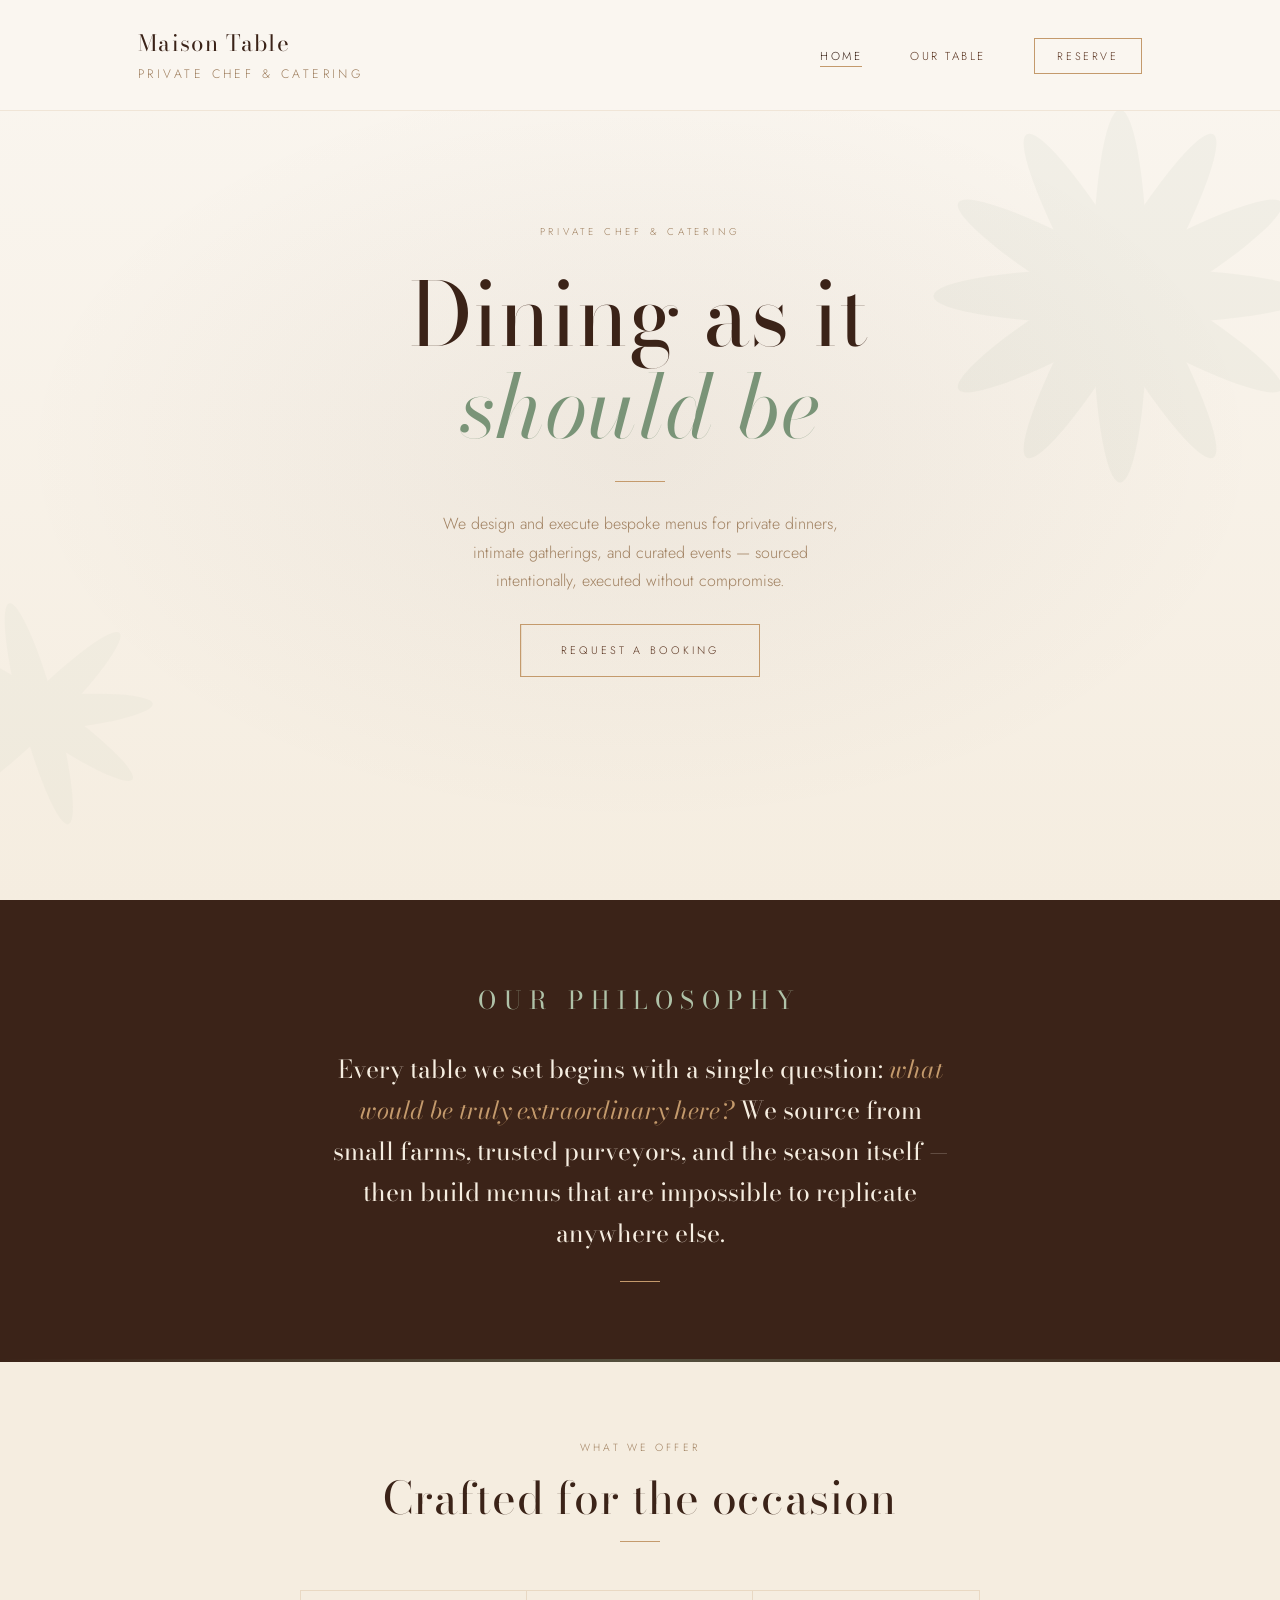
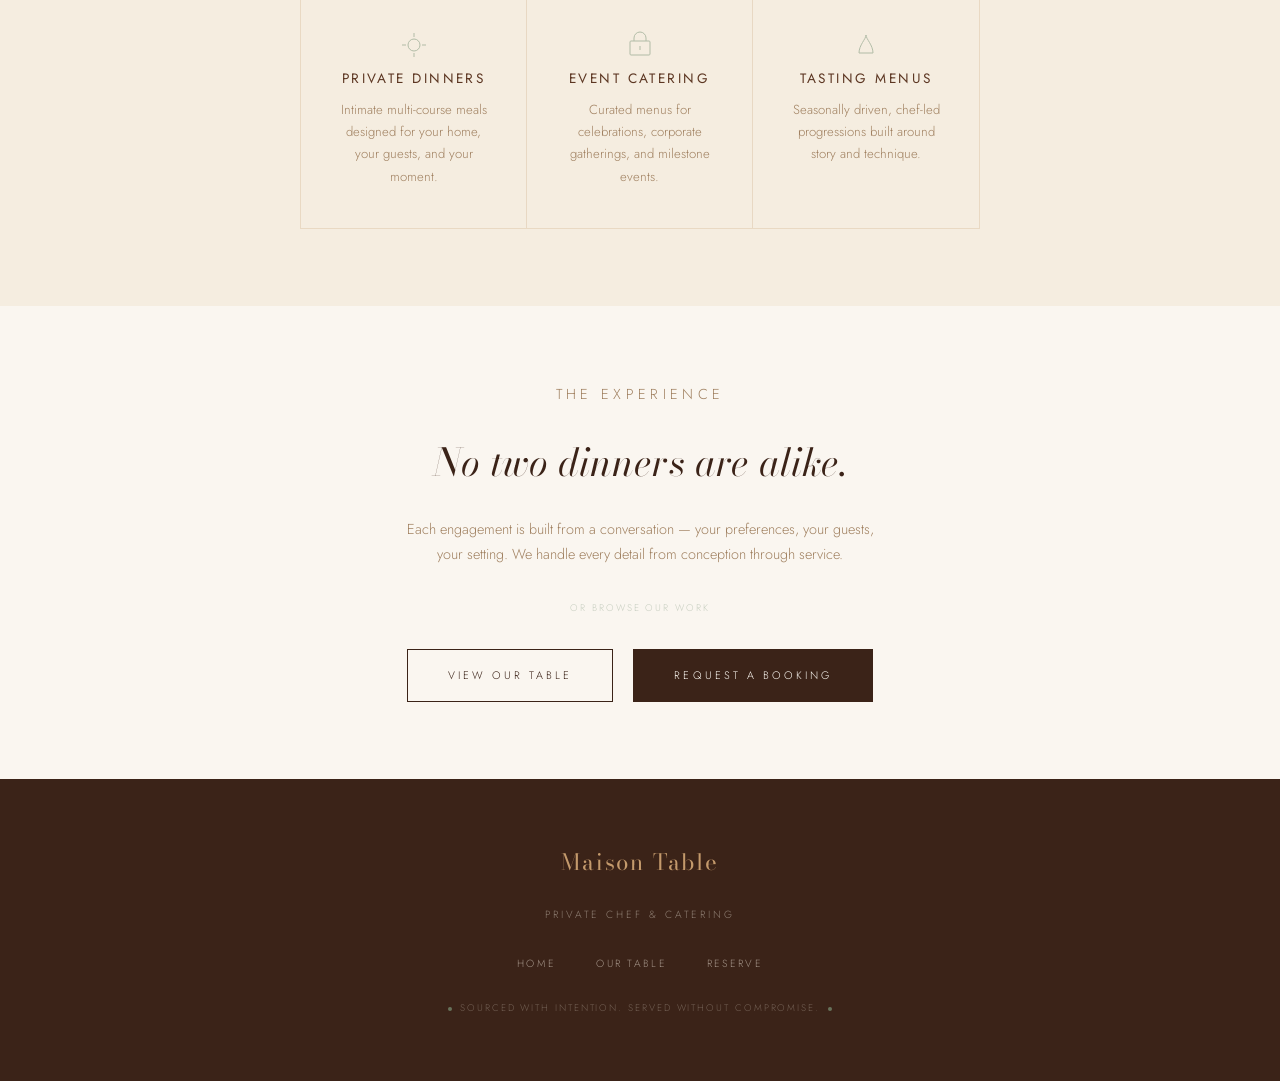
<file: index.html>
<!DOCTYPE html>
<html lang="en">
<head>
  <meta charset="UTF-8" />
  <meta name="viewport" content="width=device-width, initial-scale=1.0" />
  <meta name="description" content="Private chef and catering for those who demand more. Bespoke tasting menus, intimate dinners, and curated events — crafted with uncommon precision." />
  <meta name="keywords" content="private chef, personal chef, luxury catering, bespoke dining, tasting menu, exclusive catering" />
  <meta property="og:title" content="Maison Table — Private Chef & Catering" />
  <meta property="og:description" content="Bespoke dining experiences crafted for the discerning palate." />
  <meta property="og:type" content="website" />
  <title>Maison Table — Private Chef & Catering</title>
  <link rel="stylesheet" href="style.css" />
  <link rel="preconnect" href="https://fonts.googleapis.com" />
  <link rel="preconnect" href="https://fonts.gstatic.com" crossorigin />
</head>
<body>

<!-- ── Navigation ── -->
<nav>
  <div class="nav-inner">
    <a href="index.html" class="nav-logo">
      Maison Table
      <span>Private Chef &amp; Catering</span>
    </a>
    <ul class="nav-links" id="navLinks">
      <li><a href="index.html" class="active">Home</a></li>
      <li><a href="gallery.html">Our Table</a></li>
      <li><a href="book.html" class="nav-cta">Reserve</a></li>
    </ul>
    <button class="nav-toggle" id="navToggle" aria-label="Menu">
      <span></span><span></span><span></span>
    </button>
  </div>
</nav>

<!-- ── Hero ── -->
<section class="hero">

  <!-- Sage botanical petals (SVG, echoing the flower image) -->
  <svg class="hero-petal" viewBox="0 0 480 480" fill="none" xmlns="http://www.w3.org/2000/svg" aria-hidden="true">
    <ellipse cx="240" cy="240" rx="30" ry="200" fill="#7a9478" transform="rotate(0 240 240)"/>
    <ellipse cx="240" cy="240" rx="30" ry="200" fill="#7a9478" transform="rotate(30 240 240)"/>
    <ellipse cx="240" cy="240" rx="30" ry="200" fill="#7a9478" transform="rotate(60 240 240)"/>
    <ellipse cx="240" cy="240" rx="30" ry="200" fill="#7a9478" transform="rotate(90 240 240)"/>
    <ellipse cx="240" cy="240" rx="30" ry="200" fill="#7a9478" transform="rotate(120 240 240)"/>
    <ellipse cx="240" cy="240" rx="30" ry="200" fill="#7a9478" transform="rotate(150 240 240)"/>
    <circle cx="240" cy="240" r="22" fill="#7a9478"/>
  </svg>

  <svg class="hero-petal-left" viewBox="0 0 320 320" fill="none" xmlns="http://www.w3.org/2000/svg" aria-hidden="true">
    <ellipse cx="160" cy="160" rx="20" ry="130" fill="#7a9478" transform="rotate(15 160 160)"/>
    <ellipse cx="160" cy="160" rx="20" ry="130" fill="#7a9478" transform="rotate(55 160 160)"/>
    <ellipse cx="160" cy="160" rx="20" ry="130" fill="#7a9478" transform="rotate(95 160 160)"/>
    <ellipse cx="160" cy="160" rx="20" ry="130" fill="#7a9478" transform="rotate(135 160 160)"/>
    <circle cx="160" cy="160" r="15" fill="#7a9478"/>
  </svg>

  <div class="hero-content">
    <p class="hero-eyebrow fade-up">Private Chef &amp; Catering</p>
    <h1 class="hero-title fade-up">
      Dining as it<br><em>should be</em>
    </h1>
    <div class="hero-rule fade-up"></div>
    <p class="hero-sub fade-up">
      We design and execute bespoke menus for private dinners, intimate gatherings, and curated events — sourced intentionally, executed without compromise.
    </p>
    <a href="book.html" class="btn btn--caramel fade-up"><span>Request a Booking</span></a>
  </div>
</section>

<!-- ── About Strip ── -->
<section class="about-strip">
  <div class="container">
    <p class="eyebrow">Our Philosophy</p>
    <p>
      Every table we set begins with a single question: <em>what would be truly extraordinary here?</em> We source from small farms, trusted purveyors, and the season itself — then build menus that are impossible to replicate anywhere else.
    </p>
    <div class="divider"></div>
  </div>
</section>

<!-- ── Services ── -->
<section class="services">
  <div class="container">
    <div class="services-header">
      <p class="eyebrow">What We Offer</p>
      <h2>Crafted for the occasion</h2>
      <div class="divider"></div>
    </div>

    <div class="services-grid">
      <div class="service-item">
        <svg class="service-icon" viewBox="0 0 28 28" fill="none" xmlns="http://www.w3.org/2000/svg">
          <circle cx="14" cy="14" r="6" stroke="#7a9478" stroke-width="1"/>
          <line x1="14" y1="2" x2="14" y2="6" stroke="#7a9478" stroke-width="1"/>
          <line x1="14" y1="22" x2="14" y2="26" stroke="#7a9478" stroke-width="1"/>
          <line x1="2" y1="14" x2="6" y2="14" stroke="#7a9478" stroke-width="1"/>
          <line x1="22" y1="14" x2="26" y2="14" stroke="#7a9478" stroke-width="1"/>
        </svg>
        <h3>Private Dinners</h3>
        <p>Intimate multi-course meals designed for your home, your guests, and your moment.</p>
      </div>
      <div class="service-item">
        <svg class="service-icon" viewBox="0 0 28 28" fill="none" xmlns="http://www.w3.org/2000/svg">
          <rect x="4" y="10" width="20" height="14" rx="1" stroke="#7a9478" stroke-width="1"/>
          <path d="M8 10V7a6 6 0 0 1 12 0v3" stroke="#7a9478" stroke-width="1"/>
          <line x1="14" y1="15" x2="14" y2="19" stroke="#7a9478" stroke-width="1"/>
        </svg>
        <h3>Event Catering</h3>
        <p>Curated menus for celebrations, corporate gatherings, and milestone events.</p>
      </div>
      <div class="service-item">
        <svg class="service-icon" viewBox="0 0 28 28" fill="none" xmlns="http://www.w3.org/2000/svg">
          <path d="M7 22 C7 14 14 8 14 4 C14 8 21 14 21 22" stroke="#7a9478" stroke-width="1" fill="none"/>
          <line x1="7" y1="22" x2="21" y2="22" stroke="#7a9478" stroke-width="1"/>
        </svg>
        <h3>Tasting Menus</h3>
        <p>Seasonally driven, chef-led progressions built around story and technique.</p>
      </div>
    </div>
  </div>
</section>

<!-- ── Signature CTA ── -->
<section class="signature section">
  <div class="container">
    <p class="eyebrow">The Experience</p>
    <h2>No two dinners are alike.</h2>
    <p>
      Each engagement is built from a conversation — your preferences, your guests, your setting. We handle every detail from conception through service.
    </p>
    <div class="sage-rule">or browse our work</div>
    <div style="display:flex; gap:1.25rem; flex-wrap:wrap; justify-content:center;">
      <a href="gallery.html" class="btn"><span>View Our Table</span></a>
      <a href="book.html" class="btn btn--filled"><span>Request a Booking</span></a>
    </div>
  </div>
</section>

<!-- ── Footer ── -->
<footer>
  <div class="container">
    <div class="footer-inner">
      <div class="footer-logo">Maison Table</div>
      <p class="footer-tagline">Private Chef &amp; Catering</p>
      <ul class="footer-links">
        <li><a href="index.html">Home</a></li>
        <li><a href="gallery.html">Our Table</a></li>
        <li><a href="book.html">Reserve</a></li>
      </ul>
      <div class="footer-sage">
        <span class="sage-dot"></span>
        Sourced with intention. Served without compromise.
        <span class="sage-dot"></span>
      </div>
    </div>
  </div>
</footer>

<script>
  // Mobile nav
  const toggle = document.getElementById('navToggle');
  const links  = document.getElementById('navLinks');
  toggle.addEventListener('click', () => {
    links.classList.toggle('open');
    document.body.style.overflow = links.classList.contains('open') ? 'hidden' : '';
  });
  links.querySelectorAll('a').forEach(a => {
    a.addEventListener('click', () => {
      links.classList.remove('open');
      document.body.style.overflow = '';
    });
  });

  // Nav shadow on scroll
  window.addEventListener('scroll', () => {
    document.querySelector('nav').style.boxShadow =
      window.scrollY > 20 ? '0 2px 24px rgba(59,35,24,0.08)' : '';
  });
</script>
</body>
</html>
</file>
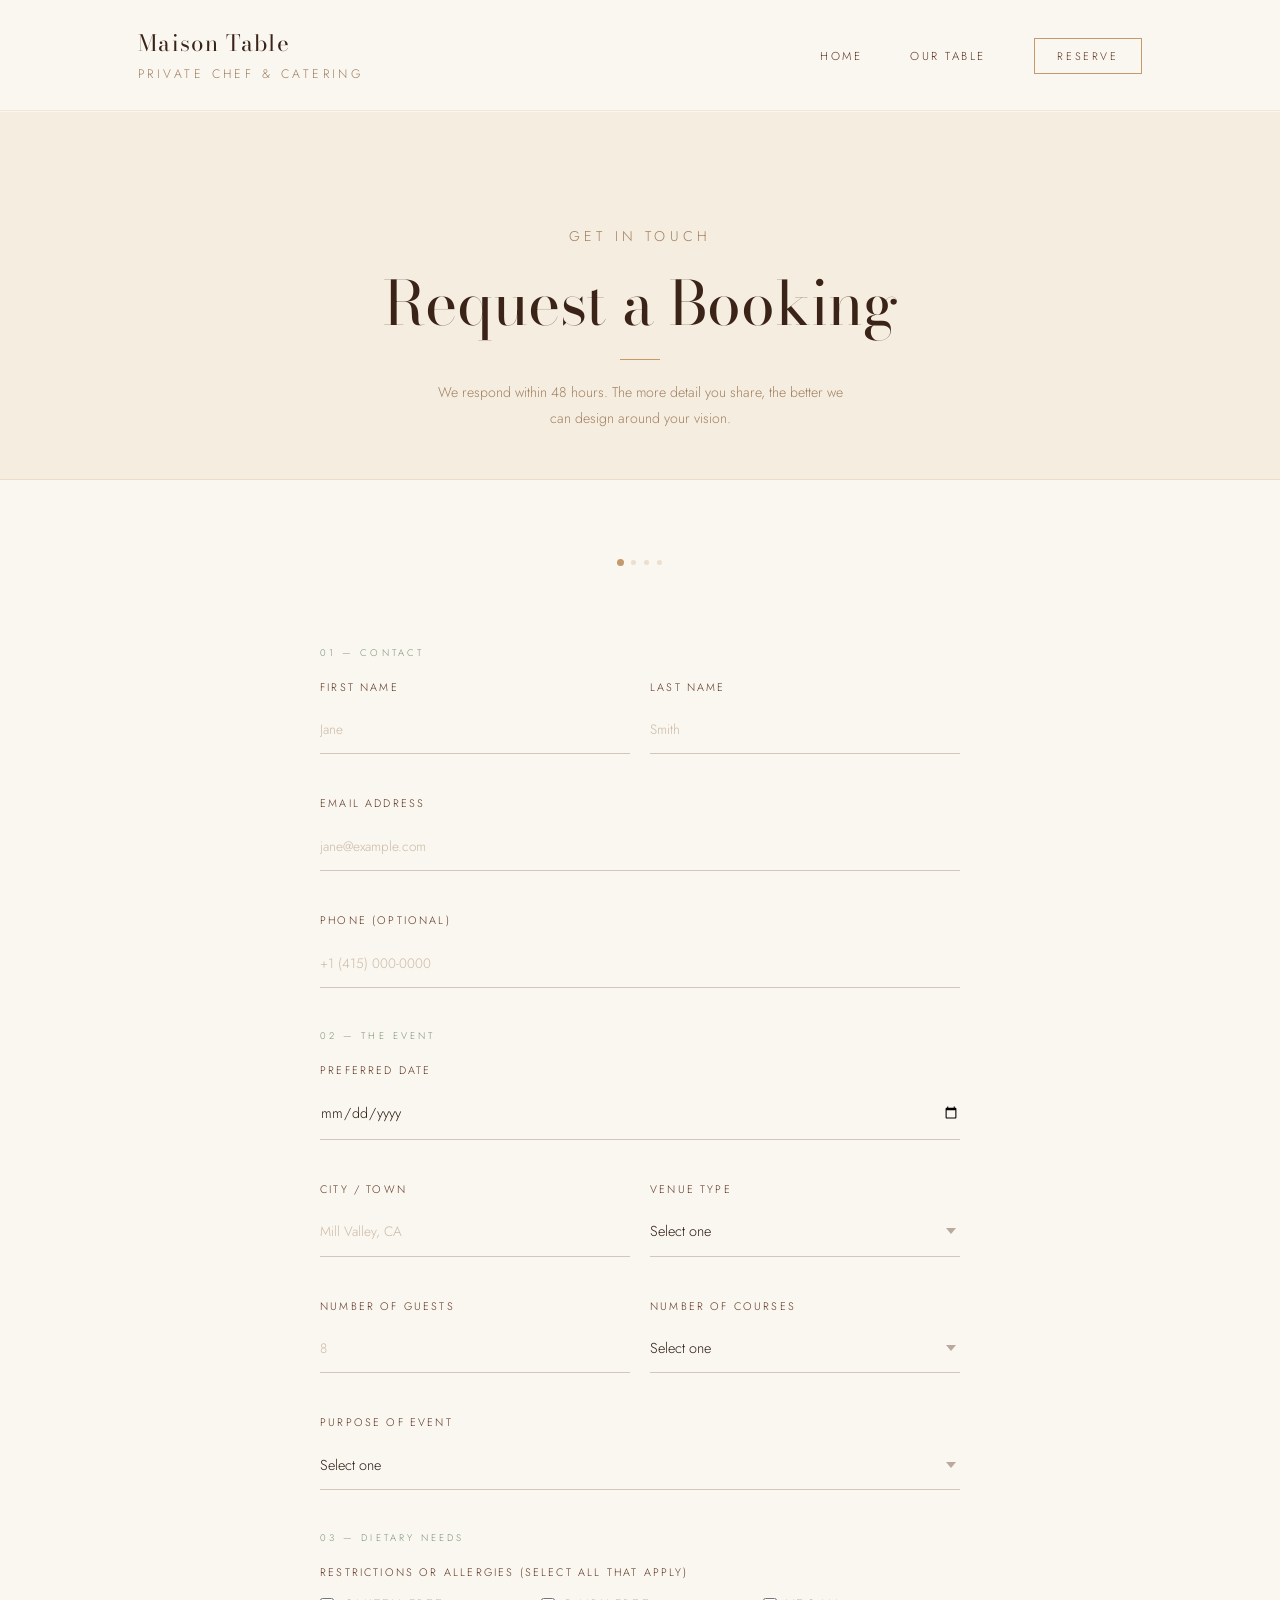
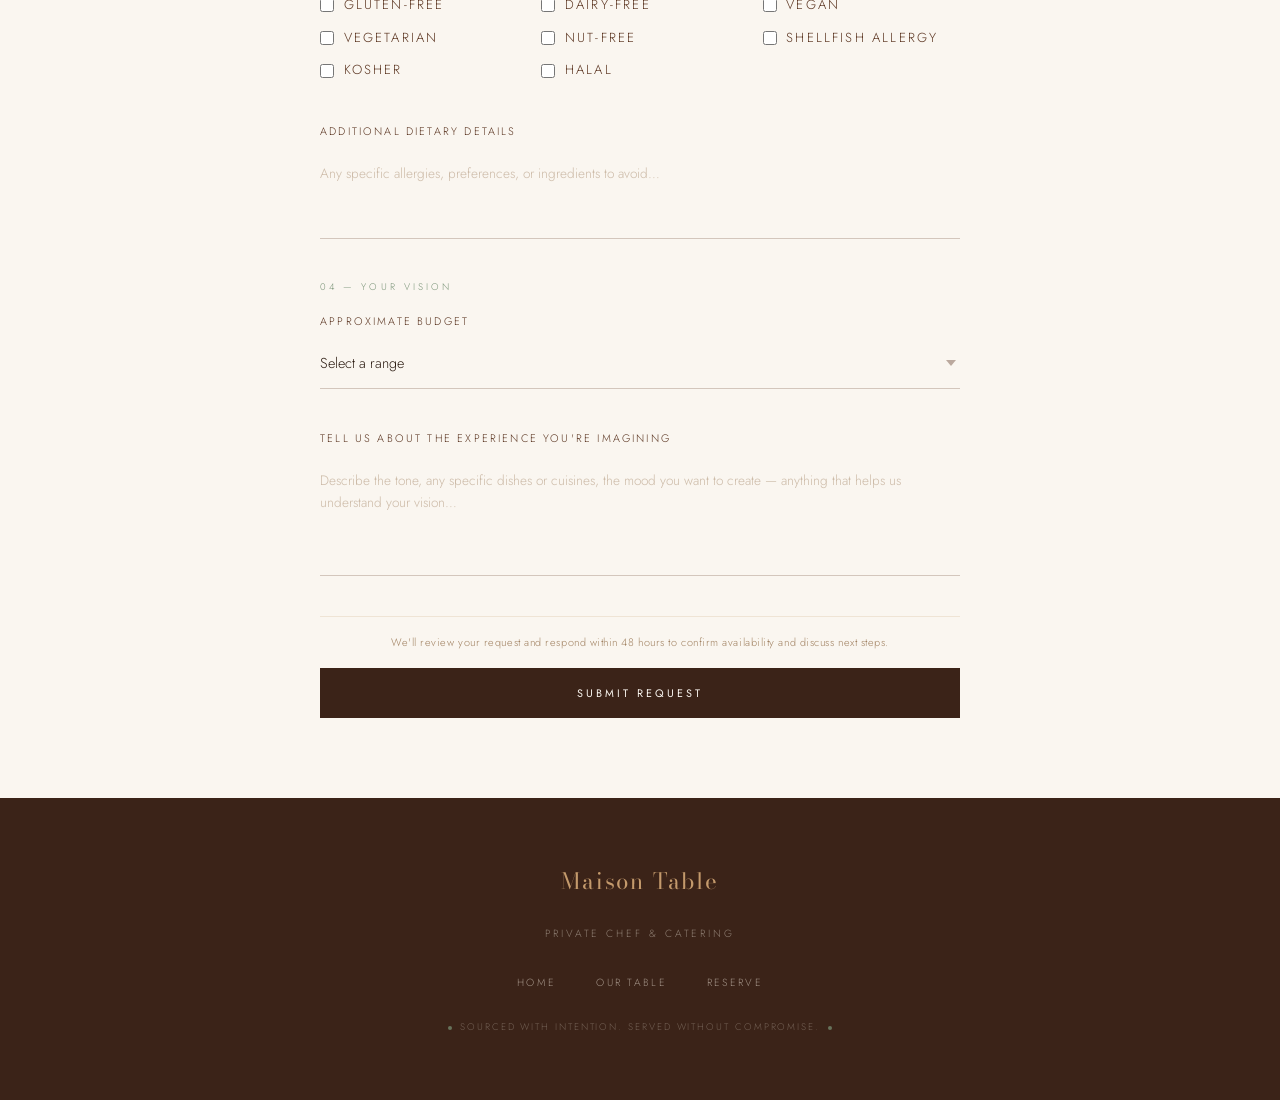
<file: book.html>
<!DOCTYPE html>
<html lang="en">
<head>
  <meta charset="UTF-8" />
  <meta name="viewport" content="width=device-width, initial-scale=1.0" />
  <meta name="description" content="Request a private chef or catering experience from Maison Table. Tell us about your event and we'll be in touch within 48 hours." />
  <meta property="og:title" content="Request a Booking — Maison Table" />
  <meta property="og:description" content="Tell us about your event. We'll be in touch within 48 hours." />
  <title>Request a Booking — Maison Table</title>
  <link rel="stylesheet" href="style.css" />
  <link rel="preconnect" href="https://fonts.googleapis.com" />
  <link rel="preconnect" href="https://fonts.gstatic.com" crossorigin />
  <style>
    /* Success state */
    .success-msg {
      display: none;
      text-align: center;
      padding: 3rem 1rem;
      flex-direction: column;
      align-items: center;
      gap: 1.25rem;
    }

    .success-msg.show { display: flex; }

    .success-icon {
      width: 48px;
      height: 48px;
      border: 1px solid var(--sage);
      border-radius: 50%;
      display: flex;
      align-items: center;
      justify-content: center;
      color: var(--sage);
      font-size: 1.2rem;
    }

    .success-msg h2 {
      font-size: 1.8rem;
      font-weight: 300;
      font-style: italic;
    }

    .success-msg p {
      font-size: 0.88rem;
      color: var(--text-light);
      max-width: 360px;
      line-height: 1.8;
    }

    /* Progress dots */
    .form-progress {
      display: flex;
      align-items: center;
      justify-content: center;
      gap: 0.5rem;
      margin-bottom: 2.5rem;
    }

    .progress-dot {
      width: 5px;
      height: 5px;
      border-radius: 50%;
      background: rgba(196,154,108,0.25);
      transition: background 0.3s, transform 0.3s;
    }

    .progress-dot.active {
      background: var(--caramel);
      transform: scale(1.4);
    }

    .progress-dot.done {
      background: var(--sage);
    }
  </style>
</head>
<body>

<!-- ── Navigation ── -->
<nav>
  <div class="nav-inner">
    <a href="index.html" class="nav-logo">
      Maison Table
      <span>Private Chef &amp; Catering</span>
    </a>
    <ul class="nav-links" id="navLinks">
      <li><a href="index.html">Home</a></li>
      <li><a href="gallery.html">Our Table</a></li>
      <li><a href="book.html" class="active nav-cta">Reserve</a></li>
    </ul>
    <button class="nav-toggle" id="navToggle" aria-label="Menu">
      <span></span><span></span><span></span>
    </button>
  </div>
</nav>

<main class="page">

  <!-- Hero -->
  <header class="booking-hero">
    <p class="eyebrow">Get in Touch</p>
    <h1>Request a Booking</h1>
    <div class="divider"></div>
    <p>
      We respond within 48 hours. The more detail you share, the better we can design around your vision.
    </p>
  </header>

  <!-- Form -->
  <div class="booking-form-wrap">
    <form class="booking-form" id="bookingForm" novalidate>

      <!-- Progress -->
      <div class="form-progress" id="formProgress">
        <div class="progress-dot active" id="dot1"></div>
        <div class="progress-dot"        id="dot2"></div>
        <div class="progress-dot"        id="dot3"></div>
        <div class="progress-dot"        id="dot4"></div>
      </div>

      <!-- 1. Contact -->
      <p class="form-section-label">01 — Contact</p>

      <div class="form-row">
        <div class="form-group">
          <label for="firstName">First Name</label>
          <input type="text" id="firstName" name="firstName" placeholder="Jane" required />
        </div>
        <div class="form-group">
          <label for="lastName">Last Name</label>
          <input type="text" id="lastName" name="lastName" placeholder="Smith" required />
        </div>
      </div>

      <div class="form-group">
        <label for="email">Email Address</label>
        <input type="email" id="email" name="email" placeholder="jane@example.com" required />
      </div>

      <div class="form-group">
        <label for="phone">Phone (optional)</label>
        <input type="text" id="phone" name="phone" placeholder="+1 (415) 000-0000" />
      </div>

      <!-- 2. Event -->
      <p class="form-section-label">02 — The Event</p>

      <div class="form-group">
        <label for="eventDate">Preferred Date</label>
        <input type="date" id="eventDate" name="eventDate" required />
      </div>

      <div class="form-row">
        <div class="form-group">
          <label for="city">City / Town</label>
          <input type="text" id="city" name="city" placeholder="Mill Valley, CA" required />
        </div>
        <div class="form-group">
          <label for="venue">Venue Type</label>
          <select id="venue" name="venue">
            <option value="" disabled selected>Select one</option>
            <option>Private Residence</option>
            <option>Rented Venue</option>
            <option>Outdoor / Garden</option>
            <option>Boat / Yacht</option>
            <option>Other</option>
          </select>
        </div>
      </div>

      <div class="form-row">
        <div class="form-group">
          <label for="guests">Number of Guests</label>
          <input type="number" id="guests" name="guests" placeholder="8" min="1" max="200" required />
        </div>
        <div class="form-group">
          <label for="courses">Number of Courses</label>
          <select id="courses" name="courses">
            <option value="" disabled selected>Select one</option>
            <option>3 Courses</option>
            <option>5 Courses</option>
            <option>7 Courses</option>
            <option>Chef's Discretion</option>
          </select>
        </div>
      </div>

      <div class="form-group">
        <label for="occasion">Purpose of Event</label>
        <select id="occasion" name="occasion" required>
          <option value="" disabled selected>Select one</option>
          <option>Private Dinner</option>
          <option>Anniversary or Celebration</option>
          <option>Corporate Gathering</option>
          <option>Birthday</option>
          <option>Wedding or Rehearsal Dinner</option>
          <option>Holiday Event</option>
          <option>Other</option>
        </select>
      </div>

      <!-- 3. Dietary -->
      <p class="form-section-label">03 — Dietary Needs</p>

      <div class="form-group">
        <label>Restrictions or Allergies (select all that apply)</label>
        <div class="check-group">
          <label class="check-item">
            <input type="checkbox" name="dietary" value="gluten-free" />
            <span>Gluten-Free</span>
          </label>
          <label class="check-item">
            <input type="checkbox" name="dietary" value="dairy-free" />
            <span>Dairy-Free</span>
          </label>
          <label class="check-item">
            <input type="checkbox" name="dietary" value="vegan" />
            <span>Vegan</span>
          </label>
          <label class="check-item">
            <input type="checkbox" name="dietary" value="vegetarian" />
            <span>Vegetarian</span>
          </label>
          <label class="check-item">
            <input type="checkbox" name="dietary" value="nut-free" />
            <span>Nut-Free</span>
          </label>
          <label class="check-item">
            <input type="checkbox" name="dietary" value="shellfish" />
            <span>Shellfish Allergy</span>
          </label>
          <label class="check-item">
            <input type="checkbox" name="dietary" value="kosher" />
            <span>Kosher</span>
          </label>
          <label class="check-item">
            <input type="checkbox" name="dietary" value="halal" />
            <span>Halal</span>
          </label>
        </div>
      </div>

      <div class="form-group">
        <label for="dietaryNotes">Additional dietary details</label>
        <textarea id="dietaryNotes" name="dietaryNotes" placeholder="Any specific allergies, preferences, or ingredients to avoid…"></textarea>
      </div>

      <!-- 4. Vision -->
      <p class="form-section-label">04 — Your Vision</p>

      <div class="form-group">
        <label for="budget">Approximate Budget</label>
        <select id="budget" name="budget">
          <option value="" disabled selected>Select a range</option>
          <option>Under $1,500</option>
          <option>$1,500 – $3,000</option>
          <option>$3,000 – $6,000</option>
          <option>$6,000 – $10,000</option>
          <option>$10,000+</option>
          <option>Prefer to discuss</option>
        </select>
      </div>

      <div class="form-group">
        <label for="vision">Tell us about the experience you're imagining</label>
        <textarea id="vision" name="vision" placeholder="Describe the tone, any specific dishes or cuisines, the mood you want to create — anything that helps us understand your vision…" style="min-height:120px;"></textarea>
      </div>

      <!-- Submit -->
      <div class="form-submit">
        <p class="form-note">
          We'll review your request and respond within 48 hours to confirm availability and discuss next steps.
        </p>
        <button type="submit" class="btn btn--filled" style="width:100%; justify-content:center; text-align:center;">
          <span>Submit Request</span>
        </button>
      </div>

    </form>

    <!-- Success state -->
    <div class="success-msg" id="successMsg">
      <div class="success-icon">✓</div>
      <h2>We've received your request.</h2>
      <p>Thank you — we'll be in touch within 48 hours to discuss your event in detail.</p>
      <a href="index.html" class="btn"><span>Return Home</span></a>
    </div>

  </div>

</main>

<!-- ── Footer ── -->
<footer>
  <div class="container">
    <div class="footer-inner">
      <div class="footer-logo">Maison Table</div>
      <p class="footer-tagline">Private Chef &amp; Catering</p>
      <ul class="footer-links">
        <li><a href="index.html">Home</a></li>
        <li><a href="gallery.html">Our Table</a></li>
        <li><a href="book.html">Reserve</a></li>
      </ul>
      <div class="footer-sage">
        <span class="sage-dot"></span>
        Sourced with intention. Served without compromise.
        <span class="sage-dot"></span>
      </div>
    </div>
  </div>
</footer>

<script>
  // Mobile nav
  const toggle = document.getElementById('navToggle');
  const links  = document.getElementById('navLinks');
  toggle.addEventListener('click', () => {
    links.classList.toggle('open');
    document.body.style.overflow = links.classList.contains('open') ? 'hidden' : '';
  });
  links.querySelectorAll('a').forEach(a => {
    a.addEventListener('click', () => {
      links.classList.remove('open');
      document.body.style.overflow = '';
    });
  });

  // Progress dots based on focus
  const sections = [
    { fields: ['firstName','lastName','email','phone'], dot: 'dot1' },
    { fields: ['eventDate','city','venue','guests','courses','occasion'], dot: 'dot2' },
    { fields: ['dietaryNotes'], dot: 'dot3' },
    { fields: ['budget','vision'], dot: 'dot4' },
  ];

  document.querySelectorAll('input, select, textarea').forEach(el => {
    el.addEventListener('focus', () => {
      sections.forEach((sec, i) => {
        const dot = document.getElementById(sec.dot);
        if (sec.fields.includes(el.id) || sec.fields.includes(el.name)) {
          dot.classList.add('active');
          dot.classList.remove('done');
        } else if (i < sections.findIndex(s => s.fields.includes(el.id) || s.fields.includes(el.name))) {
          dot.classList.add('done');
          dot.classList.remove('active');
        }
      });
    });
  });

  // Form submit
  document.getElementById('bookingForm').addEventListener('submit', function(e) {
    e.preventDefault();
    this.style.display = 'none';
    document.getElementById('successMsg').classList.add('show');
    window.scrollTo({ top: document.querySelector('.booking-hero').offsetTop, behavior: 'smooth' });
  });

  // Nav scroll
  window.addEventListener('scroll', () => {
    document.querySelector('nav').style.boxShadow =
      window.scrollY > 20 ? '0 2px 24px rgba(59,35,24,0.08)' : '';
  });
</script>
</body>
</html>
</file>
<file: style.css>
/* ============================================================
   PRIVATE CHEF — GLOBAL STYLESHEET
   Palette: warm espresso, raw linen, dusty rose/brick, sage green
   ============================================================ */

@import url('https://fonts.googleapis.com/css2?family=Bodoni+Moda:ital,opsz,wght@0,6..96,300;0,6..96,400;0,6..96,500;1,6..96,300;1,6..96,400&family=Jost:wght@300;400;500&display=swap');

/* ── CSS Variables ── */
:root {
  --espresso:   #3b2318;
  --mocha:      #5c3622;
  --caramel:    #c49a6c;
  --linen:      #f5ede0;
  --cream:      #faf6f0;
  --brick:      #9e4040;
  --sage:       #7a9478;
  --sage-light: #afc2a8;
  --sage-mist:  rgba(122, 148, 120, 0.12);
  --text-dark:  #2a1a10;
  --text-mid:   #5c3622;
  --text-light: #a08060;

  --font-display: 'Bodoni Moda', Georgia, serif;
  --font-body:    'Jost', sans-serif;

  --max-w: 760px;
  --gap:   clamp(2rem, 6vw, 5rem);
}

/* ── Reset ── */
*, *::before, *::after { box-sizing: border-box; margin: 0; padding: 0; }

html { scroll-behavior: smooth; }

body {
  background: var(--cream);
  color: var(--text-dark);
  font-family: var(--font-body);
  font-weight: 300;
  font-size: 16px;
  line-height: 1.75;
  -webkit-font-smoothing: antialiased;
}

img { display: block; max-width: 100%; }
a  { color: inherit; text-decoration: none; }

/* ── Typography ── */
h1, h2, h3, h4 {
  font-family: var(--font-display);
  font-weight: 400;
  line-height: 1.15;
  color: var(--espresso);
}

/* ── Layout Helpers ── */
.container {
  width: 100%;
  max-width: var(--max-w);
  margin: 0 auto;
  padding: 0 clamp(1.25rem, 5vw, 2.5rem);
}

/* ── Navigation ── */
nav {
  position: fixed;
  top: 0;
  left: 0;
  right: 0;
  z-index: 100;
  padding: 1.5rem 0;
  background: rgba(250, 246, 240, 0.92);
  backdrop-filter: blur(10px);
  border-bottom: 1px solid rgba(196, 154, 108, 0.18);
  transition: box-shadow 0.3s ease;
}

nav .nav-inner {
  max-width: 1100px;
  margin: 0 auto;
  padding: 0 clamp(1.25rem, 5vw, 3rem);
  display: flex;
  align-items: center;
  justify-content: space-between;
}

.nav-logo {
  font-family: var(--font-display);
  font-size: clamp(1.15rem, 2.5vw, 1.4rem);
  font-weight: 400;
  letter-spacing: 0.06em;
  color: var(--espresso);
}

.nav-logo span {
  display: block;
  font-size: 0.55em;
  font-family: var(--font-body);
  font-weight: 300;
  letter-spacing: 0.28em;
  text-transform: uppercase;
  color: var(--text-light);
  margin-top: 0.1em;
}

.nav-links {
  list-style: none;
  display: flex;
  gap: clamp(1.5rem, 4vw, 3rem);
  align-items: center;
}

.nav-links a {
  font-family: var(--font-body);
  font-size: 0.72rem;
  letter-spacing: 0.22em;
  text-transform: uppercase;
  color: var(--text-mid);
  position: relative;
  transition: color 0.25s;
}

.nav-links a::after {
  content: '';
  position: absolute;
  bottom: -3px;
  left: 0;
  width: 0;
  height: 1px;
  background: var(--caramel);
  transition: width 0.3s ease;
}

.nav-links a:hover { color: var(--espresso); }
.nav-links a:hover::after { width: 100%; }
.nav-links a.active { color: var(--espresso); }
.nav-links a.active::after { width: 100%; }

.nav-cta {
  font-size: 0.68rem !important;
  letter-spacing: 0.24em !important;
  padding: 0.55rem 1.4rem;
  border: 1px solid var(--caramel);
  color: var(--mocha) !important;
  transition: background 0.25s, color 0.25s !important;
}

.nav-cta::after { display: none !important; }

.nav-cta:hover {
  background: var(--caramel) !important;
  color: var(--cream) !important;
}

/* Mobile nav toggle */
.nav-toggle {
  display: none;
  flex-direction: column;
  gap: 5px;
  cursor: pointer;
  background: none;
  border: none;
  padding: 4px;
}

.nav-toggle span {
  display: block;
  width: 24px;
  height: 1px;
  background: var(--espresso);
  transition: all 0.3s;
}

/* ── Page Wrapper ── */
.page {
  padding-top: clamp(5rem, 10vw, 7rem);
}

/* ── Divider ── */
.divider {
  width: 40px;
  height: 1px;
  background: var(--caramel);
  margin: 0 auto;
}

.divider--left {
  margin: 0;
}

/* ── Sage accent line ── */
.sage-accent {
  display: inline-block;
  width: 6px;
  height: 6px;
  border-radius: 50%;
  background: var(--sage);
  vertical-align: middle;
  margin: 0 0.5rem;
}

/* ── Eyebrow text ── */
.eyebrow {
  font-family: var(--font-body);
  font-size: 0.65rem;
  letter-spacing: 0.3em;
  text-transform: uppercase;
  color: var(--text-light);
}

/* ── Section spacing ── */
.section {
  padding: var(--gap) 0;
}

/* ── Fade-in animation ── */
@keyframes fadeUp {
  from { opacity: 0; transform: translateY(22px); }
  to   { opacity: 1; transform: translateY(0); }
}

.fade-up {
  opacity: 0;
  animation: fadeUp 0.9s ease forwards;
}

.fade-up:nth-child(1) { animation-delay: 0.1s; }
.fade-up:nth-child(2) { animation-delay: 0.25s; }
.fade-up:nth-child(3) { animation-delay: 0.4s; }
.fade-up:nth-child(4) { animation-delay: 0.55s; }
.fade-up:nth-child(5) { animation-delay: 0.7s; }

/* ── Buttons ── */
.btn {
  display: inline-block;
  font-family: var(--font-body);
  font-size: 0.68rem;
  letter-spacing: 0.28em;
  text-transform: uppercase;
  padding: 1rem 2.5rem;
  border: 1px solid var(--espresso);
  color: var(--espresso);
  background: transparent;
  cursor: pointer;
  transition: background 0.3s, color 0.3s;
  position: relative;
  overflow: hidden;
}

.btn::before {
  content: '';
  position: absolute;
  inset: 0;
  background: var(--espresso);
  transform: translateX(-100%);
  transition: transform 0.35s ease;
  z-index: 0;
}

.btn:hover::before { transform: translateX(0); }

.btn:hover {
  color: var(--cream);
}

.btn span { position: relative; z-index: 1; }

.btn--caramel {
  border-color: var(--caramel);
  color: var(--mocha);
}

.btn--caramel::before { background: var(--caramel); }
.btn--caramel:hover   { color: var(--cream); }

.btn--filled {
  background: var(--espresso);
  color: var(--cream);
}

.btn--filled::before { background: var(--mocha); }

/* ── Footer ── */
footer {
  background: var(--espresso);
  color: var(--linen);
  padding: clamp(2.5rem, 6vw, 4rem) 0;
  text-align: center;
}

footer .footer-inner {
  display: flex;
  flex-direction: column;
  align-items: center;
  gap: 1.5rem;
}

footer .footer-logo {
  font-family: var(--font-display);
  font-size: 1.4rem;
  font-weight: 300;
  letter-spacing: 0.08em;
  color: var(--caramel);
}

footer .footer-tagline {
  font-size: 0.65rem;
  letter-spacing: 0.28em;
  text-transform: uppercase;
  color: rgba(245,237,224,0.45);
}

footer .footer-links {
  list-style: none;
  display: flex;
  gap: 2.5rem;
}

footer .footer-links a {
  font-size: 0.65rem;
  letter-spacing: 0.22em;
  text-transform: uppercase;
  color: rgba(245,237,224,0.55);
  transition: color 0.25s;
}

footer .footer-links a:hover { color: var(--caramel); }

footer .footer-sage {
  display: flex;
  align-items: center;
  gap: 0.5rem;
  font-size: 0.6rem;
  letter-spacing: 0.2em;
  text-transform: uppercase;
  color: rgba(245,237,224,0.3);
}

footer .sage-dot {
  width: 4px;
  height: 4px;
  border-radius: 50%;
  background: var(--sage);
  opacity: 0.7;
}

/* ── Sage botanical watermark ── */
.sage-watermark {
  position: absolute;
  pointer-events: none;
  opacity: 0.07;
}

/* ============================================================
   INDEX PAGE
   ============================================================ */

/* Hero */
.hero {
  min-height: 100svh;
  display: flex;
  flex-direction: column;
  align-items: center;
  justify-content: center;
  text-align: center;
  position: relative;
  padding: 5rem clamp(1.25rem, 5vw, 2.5rem);
  overflow: hidden;
}

.hero::before {
  content: '';
  position: absolute;
  inset: 0;
  background:
    radial-gradient(ellipse 70% 60% at 50% 50%, rgba(59,35,24,0.05) 0%, transparent 70%),
    linear-gradient(180deg, var(--cream) 0%, var(--linen) 100%);
  z-index: 0;
}

/* Subtle sage petal SVG background */
.hero-petal {
  position: absolute;
  right: -5%;
  top: 8%;
  width: clamp(220px, 35vw, 480px);
  opacity: 0.055;
  z-index: 0;
  pointer-events: none;
}

.hero-petal-left {
  position: absolute;
  left: -8%;
  bottom: 5%;
  width: clamp(160px, 22vw, 320px);
  opacity: 0.04;
  z-index: 0;
  pointer-events: none;
  transform: rotate(180deg) scaleX(-1);
}

.hero-content {
  position: relative;
  z-index: 1;
  display: flex;
  flex-direction: column;
  align-items: center;
  gap: 1.75rem;
  max-width: 620px;
}

.hero-eyebrow {
  font-size: 0.62rem;
  letter-spacing: 0.38em;
  text-transform: uppercase;
  color: var(--text-light);
}

.hero-title {
  font-size: clamp(2.8rem, 8vw, 5.5rem);
  font-weight: 300;
  letter-spacing: 0.01em;
  line-height: 1.05;
  color: var(--espresso);
}

.hero-title em {
  font-style: italic;
  font-weight: 300;
  color: var(--sage);
}

.hero-rule {
  width: 50px;
  height: 1px;
  background: var(--caramel);
}

.hero-sub {
  font-size: clamp(0.85rem, 2vw, 1rem);
  color: var(--text-light);
  max-width: 420px;
  text-align: center;
  line-height: 1.8;
}

/* About strip */
.about-strip {
  background: var(--espresso);
  padding: clamp(2.5rem, 7vw, 5rem) 0;
  position: relative;
  overflow: hidden;
}

.about-strip::after {
  content: '';
  position: absolute;
  bottom: 0;
  left: 0;
  right: 0;
  height: 3px;
  background: linear-gradient(90deg, transparent, var(--sage), transparent);
  opacity: 0.4;
}

.about-strip .container {
  display: flex;
  flex-direction: column;
  align-items: center;
  gap: 1.75rem;
  text-align: center;
}

.about-strip .eyebrow { color: var(--sage-light); }

.about-strip p {
  font-family: var(--font-display);
  font-size: clamp(1.15rem, 3vw, 1.55rem);
  font-weight: 300;
  line-height: 1.65;
  color: var(--linen);
  max-width: 620px;
}

.about-strip p em { color: var(--caramel); font-style: italic; }

/* Services row */
.services {
  padding: var(--gap) 0;
  background: var(--linen);
}

.services .container {
  display: flex;
  flex-direction: column;
  align-items: center;
  gap: 3rem;
  text-align: center;
}

.services-header { display: flex; flex-direction: column; gap: 1rem; align-items: center; }

.services-header h2 {
  font-size: clamp(1.8rem, 5vw, 2.8rem);
  font-weight: 300;
  letter-spacing: 0.02em;
}

.services-grid {
  display: grid;
  grid-template-columns: repeat(3, 1fr);
  gap: 0;
  width: 100%;
  border: 1px solid rgba(196,154,108,0.25);
}

.service-item {
  padding: 2.5rem 2rem;
  border-right: 1px solid rgba(196,154,108,0.25);
  display: flex;
  flex-direction: column;
  gap: 0.75rem;
  align-items: center;
  text-align: center;
}

.service-item:last-child { border-right: none; }

.service-icon {
  width: 28px;
  height: 28px;
  opacity: 0.55;
}

.service-item h3 {
  font-size: 0.85rem;
  letter-spacing: 0.18em;
  text-transform: uppercase;
  font-family: var(--font-body);
  font-weight: 400;
  color: var(--mocha);
}

.service-item p {
  font-size: 0.82rem;
  color: var(--text-light);
  line-height: 1.7;
}

/* Signature section */
.signature {
  padding: var(--gap) 0;
  text-align: center;
}

.signature .container {
  display: flex;
  flex-direction: column;
  align-items: center;
  gap: 2rem;
}

.signature h2 {
  font-size: clamp(1.6rem, 4vw, 2.4rem);
  font-weight: 300;
  font-style: italic;
}

.signature p {
  font-size: 0.9rem;
  color: var(--text-light);
  max-width: 480px;
  line-height: 1.8;
}

/* ============================================================
   GALLERY PAGE
   ============================================================ */

.gallery-hero {
  text-align: center;
  padding: clamp(4rem, 10vw, 7rem) clamp(1.25rem, 5vw, 2.5rem) clamp(2rem, 5vw, 3rem);
  display: flex;
  flex-direction: column;
  align-items: center;
  gap: 1.25rem;
}

.gallery-hero h1 {
  font-size: clamp(2rem, 6vw, 3.8rem);
  font-weight: 300;
  font-style: italic;
}

.gallery-hero p {
  font-size: 0.85rem;
  color: var(--text-light);
  letter-spacing: 0.05em;
  max-width: 380px;
}

/* Filter tabs */
.gallery-filters {
  display: flex;
  justify-content: center;
  gap: 0;
  border-bottom: 1px solid rgba(196,154,108,0.2);
  margin-bottom: 3rem;
  overflow-x: auto;
  -webkit-overflow-scrolling: touch;
}

.filter-btn {
  background: none;
  border: none;
  font-family: var(--font-body);
  font-size: 0.65rem;
  letter-spacing: 0.24em;
  text-transform: uppercase;
  color: var(--text-light);
  padding: 0.9rem 1.75rem;
  cursor: pointer;
  position: relative;
  white-space: nowrap;
  transition: color 0.25s;
}

.filter-btn::after {
  content: '';
  position: absolute;
  bottom: -1px;
  left: 0;
  width: 0;
  height: 1px;
  background: var(--espresso);
  transition: width 0.3s;
}

.filter-btn.active { color: var(--espresso); }
.filter-btn.active::after,
.filter-btn:hover::after { width: 100%; }

/* Gallery grid */
.gallery-grid {
  max-width: 1100px;
  margin: 0 auto;
  padding: 0 clamp(1rem, 4vw, 2.5rem);
  columns: 3;
  column-gap: 1rem;
}

.gallery-item {
  break-inside: avoid;
  margin-bottom: 1rem;
  overflow: hidden;
  position: relative;
  cursor: pointer;
}

.gallery-item img {
  width: 100%;
  display: block;
  transition: transform 0.6s ease, filter 0.4s ease;
  filter: saturate(0.92);
}

.gallery-item:hover img {
  transform: scale(1.03);
  filter: saturate(1.05);
}

.gallery-overlay {
  position: absolute;
  inset: 0;
  background: linear-gradient(to top, rgba(59,35,24,0.7) 0%, transparent 55%);
  opacity: 0;
  transition: opacity 0.35s ease;
  display: flex;
  align-items: flex-end;
  padding: 1.25rem;
}

.gallery-item:hover .gallery-overlay { opacity: 1; }

.gallery-caption {
  color: var(--linen);
  font-family: var(--font-display);
  font-size: 0.95rem;
  font-style: italic;
  line-height: 1.3;
}

.gallery-caption small {
  display: block;
  font-family: var(--font-body);
  font-size: 0.58rem;
  letter-spacing: 0.2em;
  text-transform: uppercase;
  color: var(--caramel);
  font-style: normal;
  margin-top: 0.3rem;
}

/* Lightbox */
.lightbox {
  position: fixed;
  inset: 0;
  background: rgba(30,16,8,0.92);
  z-index: 999;
  display: flex;
  align-items: center;
  justify-content: center;
  padding: 2rem;
  opacity: 0;
  pointer-events: none;
  transition: opacity 0.3s;
}

.lightbox.open {
  opacity: 1;
  pointer-events: all;
}

.lightbox img {
  max-width: 85vw;
  max-height: 85vh;
  object-fit: contain;
  box-shadow: 0 40px 80px rgba(0,0,0,0.5);
}

.lightbox-close {
  position: absolute;
  top: 1.5rem;
  right: 1.5rem;
  background: none;
  border: 1px solid rgba(245,237,224,0.3);
  color: var(--linen);
  width: 44px;
  height: 44px;
  font-size: 1.1rem;
  cursor: pointer;
  display: flex;
  align-items: center;
  justify-content: center;
  transition: border-color 0.25s;
}

.lightbox-close:hover { border-color: var(--caramel); color: var(--caramel); }

/* ============================================================
   BOOKING PAGE
   ============================================================ */

.booking-hero {
  text-align: center;
  padding: clamp(4rem, 10vw, 7rem) clamp(1.25rem, 5vw, 2.5rem) clamp(2rem, 5vw, 3rem);
  display: flex;
  flex-direction: column;
  align-items: center;
  gap: 1.25rem;
  background: var(--linen);
  border-bottom: 1px solid rgba(196,154,108,0.2);
}

.booking-hero h1 {
  font-size: clamp(2rem, 6vw, 3.8rem);
  font-weight: 300;
}

.booking-hero p {
  font-size: 0.88rem;
  color: var(--text-light);
  max-width: 420px;
  line-height: 1.8;
}

/* Form */
.booking-form-wrap {
  padding: clamp(2.5rem, 7vw, 5rem) clamp(1.25rem, 5vw, 2.5rem);
}

.booking-form {
  max-width: 640px;
  margin: 0 auto;
  display: flex;
  flex-direction: column;
  gap: 2.5rem;
}

.form-section-label {
  font-size: 0.6rem;
  letter-spacing: 0.32em;
  text-transform: uppercase;
  color: var(--sage);
  margin-bottom: -1.5rem;
}

.form-group {
  display: flex;
  flex-direction: column;
  gap: 0.5rem;
}

.form-row {
  display: grid;
  grid-template-columns: 1fr 1fr;
  gap: 1.25rem;
}

label {
  font-size: 0.68rem;
  letter-spacing: 0.2em;
  text-transform: uppercase;
  color: var(--text-mid);
}

input[type="text"],
input[type="email"],
input[type="date"],
input[type="number"],
select,
textarea {
  width: 100%;
  padding: 0.9rem 0;
  font-family: var(--font-body);
  font-size: 0.9rem;
  font-weight: 300;
  color: var(--text-dark);
  background: transparent;
  border: none;
  border-bottom: 1px solid rgba(92,54,34,0.25);
  outline: none;
  transition: border-color 0.3s;
  appearance: none;
  -webkit-appearance: none;
  border-radius: 0;
}

select {
  background-image: url("data:image/svg+xml,%3Csvg xmlns='http://www.w3.org/2000/svg' width='10' height='6' viewBox='0 0 10 6'%3E%3Cpath d='M0 0l5 6 5-6z' fill='%235c3622' opacity='.4'/%3E%3C/svg%3E");
  background-repeat: no-repeat;
  background-position: right 0.25rem center;
  padding-right: 1.5rem;
  cursor: pointer;
}

select option { font-family: var(--font-body); }

input:focus,
select:focus,
textarea:focus {
  border-bottom-color: var(--espresso);
}

textarea {
  resize: none;
  min-height: 90px;
  line-height: 1.6;
}

input::placeholder,
textarea::placeholder {
  color: rgba(160,128,96,0.5);
  font-size: 0.85rem;
}

/* Radio / checkbox groups */
.check-group {
  display: grid;
  grid-template-columns: repeat(auto-fill, minmax(160px, 1fr));
  gap: 0.6rem 1.5rem;
  padding-top: 0.25rem;
}

.check-item {
  display: flex;
  align-items: center;
  gap: 0.6rem;
  cursor: pointer;
}

.check-item input[type="checkbox"],
.check-item input[type="radio"] {
  width: 14px;
  height: 14px;
  border: 1px solid rgba(92,54,34,0.35);
  border-radius: 0;
  border-bottom: 1px solid rgba(92,54,34,0.35);
  padding: 0;
  cursor: pointer;
  accent-color: var(--mocha);
  flex-shrink: 0;
}

.check-item span {
  font-size: 0.82rem;
  color: var(--text-mid);
}

/* Form submit */
.form-submit {
  display: flex;
  flex-direction: column;
  align-items: center;
  gap: 1rem;
  padding-top: 1rem;
  border-top: 1px solid rgba(196,154,108,0.2);
}

.form-note {
  font-size: 0.68rem;
  color: var(--text-light);
  letter-spacing: 0.05em;
  text-align: center;
}

/* Sage rule decorative */
.sage-rule {
  display: flex;
  align-items: center;
  gap: 1rem;
  color: rgba(122,148,120,0.4);
  font-size: 0.6rem;
  letter-spacing: 0.2em;
  text-transform: uppercase;
}

.sage-rule::before,
.sage-rule::after {
  content: '';
  flex: 1;
  height: 1px;
  background: linear-gradient(90deg, transparent, rgba(122,148,120,0.3));
}

.sage-rule::after {
  background: linear-gradient(90deg, rgba(122,148,120,0.3), transparent);
}

/* ============================================================
   RESPONSIVE
   ============================================================ */

@media (max-width: 768px) {
  .nav-links { display: none; }
  .nav-toggle { display: flex; }

  .nav-links.open {
    display: flex;
    flex-direction: column;
    position: fixed;
    inset: 0;
    background: var(--cream);
    align-items: center;
    justify-content: center;
    gap: 2.5rem;
    z-index: 99;
  }

  .nav-links.open a { font-size: 1rem; }

  .services-grid {
    grid-template-columns: 1fr;
  }

  .service-item {
    border-right: none;
    border-bottom: 1px solid rgba(196,154,108,0.2);
  }

  .service-item:last-child { border-bottom: none; }

  .gallery-grid {
    columns: 2;
  }

  .form-row {
    grid-template-columns: 1fr;
  }

  .check-group {
    grid-template-columns: 1fr 1fr;
  }
}

@media (max-width: 480px) {
  .gallery-grid { columns: 1; }
  .check-group  { grid-template-columns: 1fr; }
  .hero-petal, .hero-petal-left { opacity: 0.03; }
}
</file>
